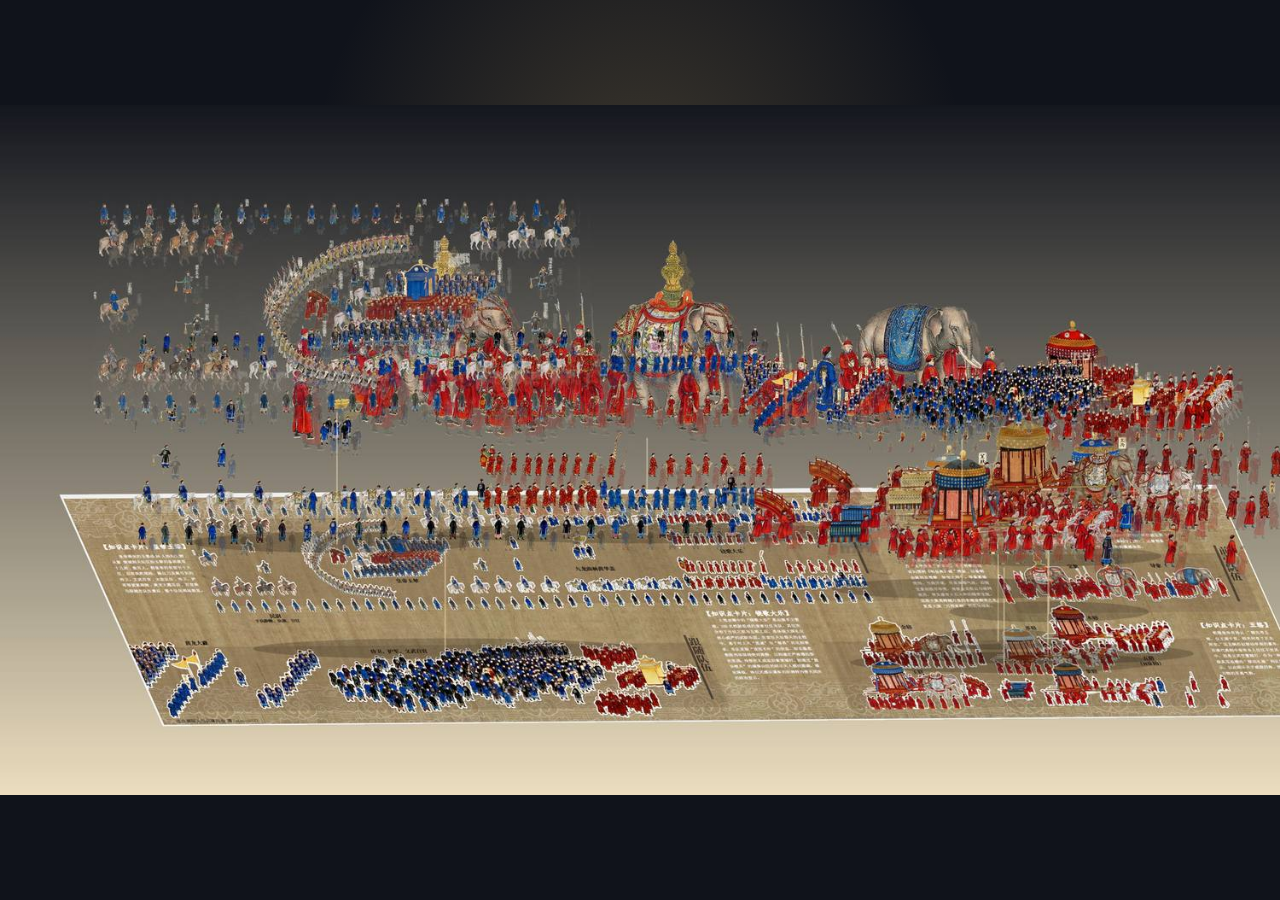
<file: preview.html>
<!doctype html>
<html lang="zh-CN">
  <head>
    <meta charset="utf-8" />
    <meta name="viewport" content="width=device-width, initial-scale=1" />
    <title>天坛文创立体图预览</title>
    <link rel="stylesheet" href="./styles.css" />
  </head>
  <body class="preview-body">
    <section class="composite-preview" aria-label="天坛文创立体图">
      <img src="./assets/tiantan-3d-preview-light.jpg" alt="天坛文创 AR 立体图" />
    </section>
  </body>
</html>
</file>
<file: styles.css>
* {
  box-sizing: border-box;
}

html,
body {
  width: 100%;
  height: 100%;
  margin: 0;
  background: #10131b;
  color: #f6ead2;
  font-family: "Microsoft YaHei", "PingFang SC", Arial, sans-serif;
}

.ar-shell,
a-scene {
  width: 100%;
  height: 100%;
}

.ar-shell,
a-scene,
a-scene canvas {
  position: fixed;
  inset: 0;
  background: transparent !important;
}

a-scene {
  z-index: 1;
}

a-scene canvas {
  z-index: 2;
}

video {
  position: fixed !important;
  inset: 0 !important;
  width: 100vw !important;
  height: 100vh !important;
  object-fit: contain !important;
  background: #10131b !important;
  z-index: 0 !important;
}

.status {
  position: fixed;
  z-index: 10;
  left: 16px;
  right: 16px;
  top: 16px;
  display: grid;
  gap: 6px;
  max-width: 420px;
  padding: 12px 14px;
  border: 1px solid rgba(215, 181, 109, 0.4);
  background: rgba(16, 19, 27, 0.76);
  backdrop-filter: blur(10px);
  border-radius: 8px;
  line-height: 1.45;
}

.status strong {
  font-size: 16px;
  letter-spacing: 0;
}

.status span {
  font-size: 13px;
  color: rgba(246, 234, 210, 0.82);
}

.status button {
  justify-self: start;
  min-height: 34px;
  margin-top: 4px;
  padding: 0 12px;
  border: 1px solid rgba(215, 181, 109, 0.55);
  border-radius: 6px;
  background: rgba(215, 181, 109, 0.18);
  color: #f6ead2;
  font: inherit;
  font-size: 13px;
}

.preview-body {
  min-height: 100%;
  display: grid;
  place-items: center;
  overflow: hidden;
  background:
    radial-gradient(circle at 50% 20%, rgba(215, 181, 109, 0.22), transparent 34%),
    #10131b;
}

.composite-preview {
  width: 100vw;
  height: 100vh;
  display: grid;
  place-items: center;
  padding: 0;
}

.composite-preview img {
  width: 100%;
  height: 100%;
  object-fit: contain;
  display: block;
}
</file>
